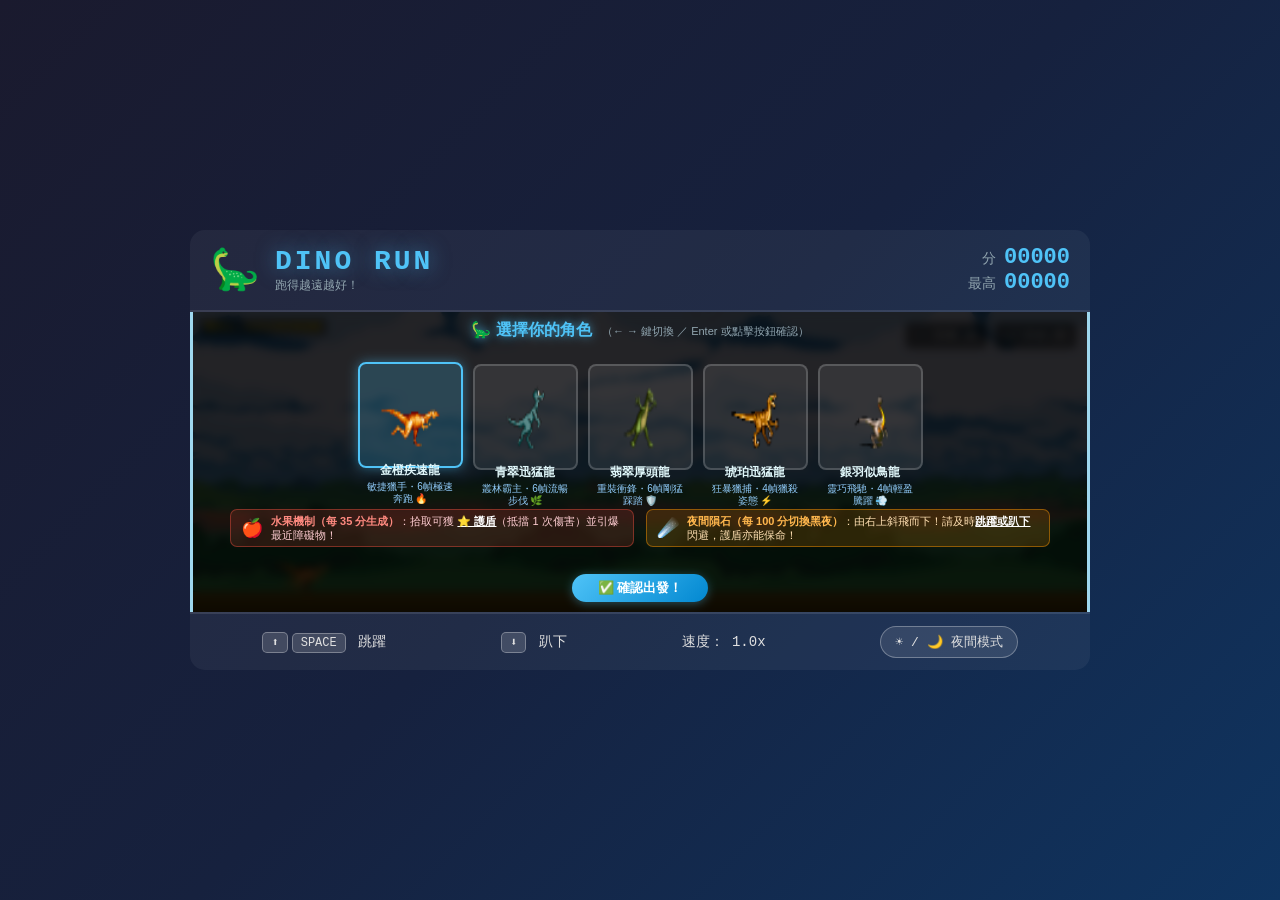
<file: index.html>
<!DOCTYPE html>
<html lang="zh-TW">
<head>
    <meta charset="UTF-8">
    <meta name="viewport" content="width=device-width, initial-scale=1.0">
    <title>DINO RUN - 角色選擇版</title>
    <link rel="stylesheet" href="./css/style.css">
    <style>
        /* ── Game container ─────────────────────────────────────── */
        #game {
            position: relative;
            overflow: hidden;
            background: #87CEEB;
        }
        canvas { display: block; width: 100%; height: 100%; }

        /* ── Top-right audio buttons ─────────────────────────────── */
        #btnBar {
            position: absolute;
            top: 10px; right: 10px;
            z-index: 100;
            display: flex; gap: 6px;
        }
        #btnBar button {
            cursor: pointer;
            padding: 4px 10px;
            background: rgba(0,0,0,0.5);
            color: #fff;
            border: 1px solid rgba(255,255,255,0.3);
            border-radius: 6px;
            font-size: 12px;
            font-family: 'Microsoft JhengHei', '微軟正黑體', Arial, sans-serif;
            transition: background 0.2s;
            white-space: nowrap;
        }
        #btnBar button:hover { background: rgba(0,0,0,0.7); }
        #btnBar button.muted { background: rgba(180,0,0,0.55); }

        /* ── Loading screen ──────────────────────────────────────── */
        #loadingScreen {
            position: absolute; inset: 0;
            background: #1a1a2e;
            color: #fff;
            display: flex; flex-direction: column;
            align-items: center; justify-content: center;
            z-index: 200; gap: 14px;
            font-size: 22px;
            font-family: 'Microsoft JhengHei', '微軟正黑體', Arial, sans-serif;
        }
        .loading-bar-wrap {
            width: 200px; height: 8px;
            background: rgba(255,255,255,0.15);
            border-radius: 4px; overflow: hidden;
        }
        .loading-bar-fill {
            height: 100%; width: 60%;
            background: #4fc3f7; border-radius: 4px;
            animation: loadPulse 1.2s ease-in-out infinite alternate;
        }
        @keyframes loadPulse { from { width: 30%; } to { width: 90%; } }

        /* ── Character Select Screen ─────────────────────────────── */
        #charSelectScreen {
            position: absolute; inset: 0;
            background: rgba(0,0,0,0.85);
            backdrop-filter: blur(4px);
            display: none;
            flex-direction: column;
            align-items: center;
            justify-content: space-between;
            z-index: 150;
            padding: 8px 16px 10px;
            color: #fff;
            font-family: 'Microsoft JhengHei', '微軟正黑體', Arial, sans-serif;
            box-sizing: border-box;
        }
        .char-select-header {
            display: flex;
            align-items: baseline;
            gap: 10px;
        }
        #charSelectScreen h2 {
            font-size: 16px;
            color: #4fc3f7;
            text-shadow: 0 0 10px rgba(79,195,247,0.7);
            margin: 0;
            line-height: 1.2;
        }
        #charSelectScreen .hint {
            font-size: 11px;
            color: #90a4ae;
            margin: 0;
        }
        #charCardsContainer {
            display: flex;
            gap: 10px;
            align-items: stretch;
            justify-content: center;
            max-width: 860px;
            flex-wrap: nowrap;
            margin-bottom: 4px;
        }
        .char-card {
            background: rgba(255,255,255,0.08);
            border: 2px solid rgba(255,255,255,0.18);
            border-radius: 8px;
            padding: 4px 6px 6px;
            cursor: pointer;
            text-align: center;
            width: 105px;
            transition: border-color 0.2s, background 0.2s, transform 0.15s;
            box-sizing: border-box;
        }
        .char-card:hover {
            background: rgba(255,255,255,0.15);
            transform: translateY(-2px);
        }
        .char-card.selected {
            border-color: #4fc3f7;
            background: rgba(79,195,247,0.22);
            box-shadow: 0 0 12px rgba(79,195,247,0.45);
            transform: translateY(-2px);
        }
        .char-name {
            font-size: 12px;
            font-weight: bold;
            color: #e0f7fa;
            margin-top: 2px;
            white-space: nowrap;
        }
        .char-desc {
            font-size: 10px;
            color: #90caf9;
            margin-top: 2px;
            line-height: 1.2;
        }

        /* ── Rules Banner (Fruit & Meteor) ────────────────────────── */
        #rulesBanner {
            display: flex;
            gap: 12px;
            width: 100%;
            max-width: 820px;
            justify-content: center;
            box-sizing: border-box;
            margin-top: 10px;
            margin-bottom: 2px;
        }
        .rule-item {
            flex: 1;
            display: flex;
            align-items: center;
            gap: 8px;
            padding: 4px 10px;
            border-radius: 7px;
            font-size: 11px;
            line-height: 1.3;
            box-sizing: border-box;
        }
        .rule-icon {
            font-size: 18px;
            line-height: 1;
            flex-shrink: 0;
        }
        .rule-item.rule-fruit {
            background: rgba(231, 76, 60, 0.16);
            border: 1px solid rgba(231, 76, 60, 0.45);
            color: #ffcdd2;
        }
        .rule-item.rule-fruit .rule-title {
            color: #ff8a80;
            font-weight: bold;
        }
        .rule-item.rule-meteor {
            background: rgba(255, 152, 0, 0.16);
            border: 1px solid rgba(255, 152, 0, 0.45);
            color: #ffe0b2;
        }
        .rule-item.rule-meteor .rule-title {
            color: #ffb74d;
            font-weight: bold;
        }
        .rule-hl {
            color: #fff;
            font-weight: bold;
            text-decoration: underline;
        }

        /* ── Confirm Button (cleanly positioned, never overlaps cards) ── */
        #confirmCharBtn {
            background: linear-gradient(135deg, #4fc3f7, #0288d1);
            color: #fff;
            border: none;
            padding: 5px 26px;
            font-size: 13px;
            font-weight: bold;
            border-radius: 16px;
            cursor: pointer;
            font-family: 'Microsoft JhengHei', '微軟正黑體', Arial, sans-serif;
            box-shadow: 0 2px 10px rgba(79,195,247,0.35);
            transition: transform 0.15s, box-shadow 0.15s;
        }
        #confirmCharBtn:hover {
            transform: scale(1.05);
            box-shadow: 0 4px 14px rgba(79,195,247,0.55);
        }
    </style>
</head>
<body>
    <div class="container">
        <header class="header">
            <div class="logo">
                <div class="logo-dino">🦕</div>
                <div>
                    <h1>DINO RUN</h1>
                    <p>跑得越遠越好！</p>
                </div>
            </div>
            <div class="score-board">
                分 <span id="score" class="score">00000</span>
                <br>
                最高 <span id="highScore" class="score">00000</span>
            </div>
        </header>

        <main id="game" style="width: 900px; height: 300px;">

            <!-- Loading -->
            <div id="loadingScreen">
                <span>載入資源中…</span>
                <div class="loading-bar-wrap"><div class="loading-bar-fill"></div></div>
            </div>

            <!-- Character Select -->
            <section id="charSelectScreen">
                <div class="char-select-header">
                    <h2>🦕 選擇你的角色</h2>
                    <span class="hint">（← → 鍵切換 ／ Enter 或點擊按鈕確認）</span>
                </div>

                <div id="charCardsContainer"></div>

                <div id="rulesBanner">
                    <div class="rule-item rule-fruit">
                        <span class="rule-icon">🍎</span>
                        <div class="rule-text">
                            <span class="rule-title">水果機制（每 35 分生成）</span>：拾取可獲 <span class="rule-hl">⭐ 護盾</span>（抵擋 1 次傷害）並引爆最近障礙物！
                        </div>
                    </div>
                    <div class="rule-item rule-meteor">
                        <span class="rule-icon">☄️</span>
                        <div class="rule-text">
                            <span class="rule-title">夜間隕石（每 100 分切換黑夜）</span>：由右上斜飛而下！請及時<span class="rule-hl">跳躍或趴下</span>閃避，護盾亦能保命！
                        </div>
                    </div>
                </div>

                <button id="confirmCharBtn">✅ 確認出發！</button>
            </section>

            <!-- Top-right audio controls -->
            <div id="btnBar">
                <button id="musicBtn">🎵 音樂: 開</button>
                <button id="sfxBtn">🔊 音效: 開</button>
            </div>

            <!-- Canvas -->
            <canvas id="gameCanvas" width="900" height="300"></canvas>

            <!-- Start screen -->
            <section id="startScreen" style="display:none;">
                <div class="start-content">
                    <h2>🦕 DINO RUN</h2>
                    <p>準備好開始了嗎？</p>
                    <div class="start-key">⬆ SPACE 開始遊戲</div>
                </div>
            </section>

            <!-- Game Over -->
            <section id="gameOver" style="display:none;">
                <h2>GAME OVER</h2>
                <p>分數：<span id="finalScore">00000</span></p>
                <button id="restartBtn">🔄 重新選擇角色</button>
                <p style="margin-top:12px; font-size:14px;">⬆ SPACE 也可以返回選角</p>
            </section>

        </main>

        <footer class="controls">
            <div><span class="key">⬆</span><span class="key">SPACE</span> 跳躍</div>
            <div><span class="key">⬇</span> 趴下</div>
            <div>速度：<span id="speedText">1.0x</span></div>
            <button class="mode-btn" id="nightModeBtn">☀ / 🌙 夜間模式</button>
        </footer>
    </div>

    <script type="module" src="./js/main.js?v=15"></script>
</body>
</html>
</file>
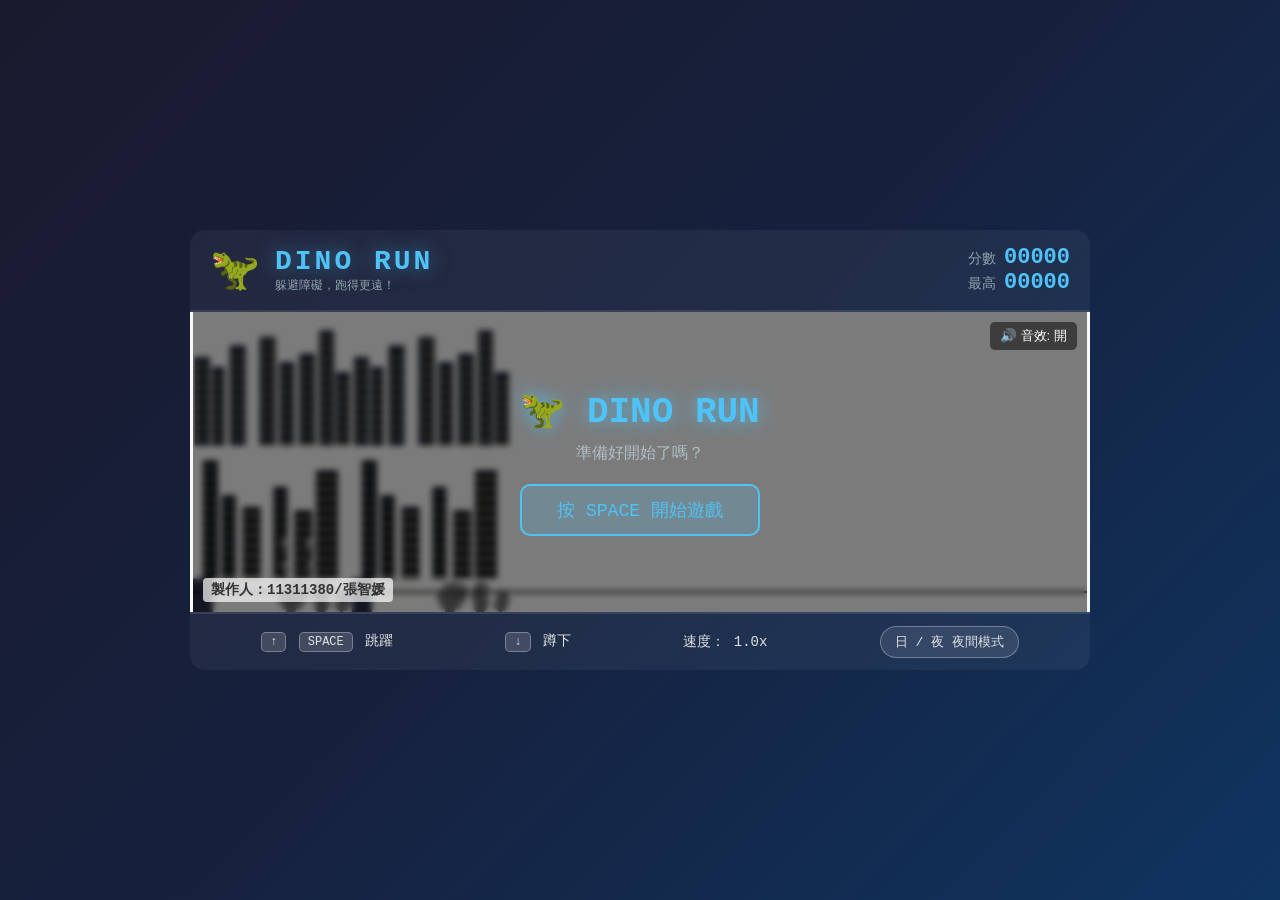
<file: v2/index.html>
﻿<!DOCTYPE html>
<html lang="zh-TW">
<head>
    <meta charset="UTF-8">
    <meta name="viewport" content="width=device-width, initial-scale=1.0">
    <title>DINO RUN - Canvas Upgrade</title>
    <link rel="stylesheet" href="./css/style.css">
    <style>
        /* Add minimal canvas styling while keeping original layout */
        #game { position: relative; overflow: hidden; background: #f7f7f7; }
        canvas { display: block; width: 100%; height: 100%; }
        #muteBtn { position: absolute; top: 10px; right: 10px; z-index: 100; cursor: pointer; padding: 5px 10px; background: rgba(0,0,0,0.5); color: white; border-radius: 5px; border: none; }
        .producer-tag { position: absolute; bottom: 10px; left: 10px; font-size: 14px; font-weight: bold; color: #333; z-index: 100; background: rgba(255,255,255,0.7); padding: 3px 8px; border-radius: 4px; }
        #loadingScreen { position: absolute; top: 0; left: 0; width: 100%; height: 100%; background: #333; color: #fff; display: flex; align-items: center; justify-content: center; z-index: 200; font-size: 24px; }
    </style>
</head>
<body>
    <div class="container">
        <header class="header">
            <div class="logo">
                <div class="logo-dino">🦖</div>
                <div>
                    <h1>DINO RUN</h1>
                    <p>躲避障礙，跑得更遠！</p>
                </div>
            </div>
            <div class="score-board">
                分數 <span id="score" class="score">00000</span>
                <br>
                最高 <span id="highScore" class="score">00000</span>
            </div>
        </header>

        <main id="game" style="width: 900px; height: 300px;">
            <div id="loadingScreen">載入資源中...</div>
            <button id="muteBtn">🔊 音效: 開</button>
            <div class="producer-tag">製作人：11311380/張智媛</div>
            <canvas id="gameCanvas" width="900" height="300"></canvas>
            
            <section id="startScreen" style="display:none;">
                <div class="start-content">
                    <h2>🦖 DINO RUN</h2>
                    <p>準備好開始了嗎？</p>
                    <div class="start-key">按 SPACE 開始遊戲</div>
                </div>
            </section>

            <section id="gameOver" style="display:none;">
                <h2>GAME OVER</h2>
                <p>分數：<span id="finalScore">00000</span></p>
                <button id="restartBtn">🔄 重新開始</button>
                <p style="margin-top: 15px; font-size: 16px;">按 SPACE 也可以重新開始</p>
            </section>
        </main>

        <footer class="controls">
            <div>
                <span class="key">↑</span>
                <span class="key">SPACE</span>
                跳躍
            </div>
            <div>
                <span class="key">↓</span>
                蹲下
            </div>
            <div>
                速度：<span id="speedText">1.0x</span>
            </div>
            <button class="mode-btn" id="nightModeBtn">
                日 / 夜 夜間模式
            </button>
        </footer>
    </div>
    <script type="module" src="./js/main.js?v=3"></script>
</body>
</html>
</file>
<file: css/style.css>
/* =============================================
   style.css — DINO RUN 全域樣式
   畫面置中排版、畫布外觀、夜間模式
   ============================================= */

/* ---------- Reset & Base ---------- */
* {
    margin: 0;
    padding: 0;
    box-sizing: border-box;
}

body {
    font-family: 'Courier New', Courier, monospace;
    background: linear-gradient(135deg, #1a1a2e 0%, #16213e 50%, #0f3460 100%);
    min-height: 100vh;
    display: flex;
    align-items: center;
    justify-content: center;
    color: #e0e0e0;
}

/* ---------- Container ---------- */
.container {
    width: 900px;
    max-width: 98vw;
}

/* ---------- Header ---------- */
.header {
    display: flex;
    align-items: center;
    justify-content: space-between;
    padding: 15px 20px;
    background: rgba(255, 255, 255, 0.05);
    border-radius: 15px 15px 0 0;
    border-bottom: 2px solid rgba(255, 255, 255, 0.1);
}

.logo {
    display: flex;
    align-items: center;
    gap: 15px;
}

.logo-dino {
    font-size: 40px;
    animation: bounce 1s infinite;
}

.logo h1 {
    font-size: 28px;
    color: #4fc3f7;
    text-shadow: 0 0 20px rgba(79, 195, 247, 0.5);
    letter-spacing: 3px;
}

.logo p {
    font-size: 12px;
    color: #90a4ae;
}

.score-board {
    text-align: right;
    font-size: 14px;
    color: #90a4ae;
}

.score {
    font-size: 22px;
    color: #4fc3f7;
    font-weight: bold;
    display: inline-block;
    min-width: 60px;
}

/* ---------- Game Stage ---------- */
#game {
    position: relative;
    width: 100%;
    height: 300px;
    background: linear-gradient(to bottom, #87CEEB 0%, #b0e0f5 60%, #c8f0a0 60%, #90EE90 100%);
    overflow: hidden;
    border-left: 3px solid rgba(255, 255, 255, 0.2);
    border-right: 3px solid rgba(255, 255, 255, 0.2);
    transition: background 0.5s ease;
}

/* Night mode for game stage */
#game.night {
    background: linear-gradient(to bottom, #0a0a2e 0%, #1a1a4e 60%, #2d4a1e 60%, #1a3a0a 100%);
}

/* ---------- Background Decorations ---------- */
.sun {
    position: absolute;
    width: 60px;
    height: 60px;
    background: radial-gradient(circle, #FFD700, #FFA500);
    border-radius: 50%;
    top: 20px;
    right: 80px;
    box-shadow: 0 0 30px rgba(255, 200, 0, 0.6);
    transition: background 0.5s ease, box-shadow 0.5s ease;
}

.night .sun {
    background: radial-gradient(circle, #f0f0f0, #d0d0d0);
    box-shadow: 0 0 20px rgba(220, 220, 255, 0.5);
}

.stars {
    position: absolute;
    width: 100%;
    height: 60%;
    opacity: 0;
    transition: opacity 0.5s ease;
}

.night .stars {
    opacity: 1;
}

.star {
    position: absolute;
    width: 3px;
    height: 3px;
    background: white;
    border-radius: 50%;
    animation: twinkle 2s infinite alternate;
}

.star:nth-child(2n) { animation-delay: 0.5s; }
.star:nth-child(3n) { animation-delay: 1s; }

/* Clouds */
.cloud {
    position: absolute;
    background: white;
    border-radius: 50px;
    opacity: 0.7;
}

.cloud::before,
.cloud::after {
    content: '';
    position: absolute;
    background: white;
    border-radius: 50%;
}

.cloud1 {
    width: 80px;
    height: 25px;
    top: 40px;
    left: 15%;
    animation: cloudMove 20s linear infinite;
}

.cloud1::before {
    width: 35px;
    height: 35px;
    top: -15px;
    left: 15px;
}

.cloud1::after {
    width: 25px;
    height: 25px;
    top: -10px;
    left: 35px;
}

.cloud2 {
    width: 60px;
    height: 20px;
    top: 60px;
    left: 55%;
    animation: cloudMove 25s linear infinite 5s;
}

.cloud2::before {
    width: 28px;
    height: 28px;
    top: -12px;
    left: 10px;
}

.cloud2::after {
    width: 20px;
    height: 20px;
    top: -8px;
    left: 28px;
}

/* ---------- Ground ---------- */
.ground {
    position: absolute;
    bottom: 0;
    width: 100%;
    height: 10px;
    background: repeating-linear-gradient(
        90deg,
        #8B6914 0px,
        #8B6914 30px,
        #6B4F14 30px,
        #6B4F14 60px
    );
}

/* ---------- Dino ---------- */
#dino {
    position: absolute;
    bottom: 10px;
    left: 80px;
    width: 50px;
    height: 60px;
    background: linear-gradient(145deg, #2ecc71, #27ae60);
    border-radius: 8px 8px 4px 4px;
    transition: background 0.3s;
}

#dino.ducking {
    height: 35px;
    width: 70px;
    border-radius: 4px;
}

#dino.dead {
    background: linear-gradient(145deg, #e74c3c, #c0392b);
    animation: deathShake 0.3s ease;
}

.eye {
    position: absolute;
    width: 10px;
    height: 10px;
    background: #fff;
    border-radius: 50%;
    top: 10px;
    right: 8px;
    box-shadow: 0 0 5px rgba(255, 255, 255, 0.8);
}

.eye::after {
    content: '';
    position: absolute;
    width: 5px;
    height: 5px;
    background: #1a1a1a;
    border-radius: 50%;
    top: 2px;
    left: 2px;
}

.leg {
    position: absolute;
    width: 10px;
    height: 18px;
    background: #27ae60;
    border-radius: 3px;
    bottom: -18px;
}

.leg1 {
    left: 10px;
    animation: runLeg1 0.3s steps(1) infinite;
}

.leg2 {
    left: 28px;
    animation: runLeg2 0.3s steps(1) infinite;
}

#dino.jumping .leg1,
#dino.jumping .leg2 {
    animation: none;
    transform: none;
}

#dino.ducking .leg1,
#dino.ducking .leg2 {
    bottom: -12px;
    height: 12px;
}

/* ---------- Obstacles ---------- */
.obstacle {
    position: absolute;
    bottom: 10px;
    background: linear-gradient(145deg, #e74c3c, #c0392b);
    border-radius: 4px;
    box-shadow: 0 4px 15px rgba(231, 76, 60, 0.4);
}

.obstacle-cactus {
    width: 25px;
}

.obstacle-double {
    width: 45px;
}

.obstacle-flying {
    bottom: 80px;
    background: linear-gradient(145deg, #9b59b6, #8e44ad);
    box-shadow: 0 4px 15px rgba(155, 89, 182, 0.4);
    border-radius: 50% 50% 20% 20%;
}

/* ---------- Start Screen ---------- */
#startScreen {
    position: absolute;
    inset: 0;
    display: flex;
    align-items: center;
    justify-content: center;
    background: rgba(0, 0, 0, 0.5);
    backdrop-filter: blur(3px);
    z-index: 10;
    border-radius: 0;
}

.start-content {
    text-align: center;
    color: white;
}

.start-content h2 {
    font-size: 36px;
    margin-bottom: 10px;
    text-shadow: 0 0 20px rgba(79, 195, 247, 0.8);
    color: #4fc3f7;
}

.start-content p {
    font-size: 16px;
    margin-bottom: 20px;
    color: #b0bec5;
}

.start-key {
    background: rgba(79, 195, 247, 0.2);
    border: 2px solid #4fc3f7;
    border-radius: 10px;
    padding: 12px 24px;
    font-size: 18px;
    color: #4fc3f7;
    animation: pulse 1.5s infinite;
}

/* ---------- Game Over Screen ---------- */
#gameOver {
    position: absolute;
    inset: 0;
    display: none;
    flex-direction: column;
    align-items: center;
    justify-content: center;
    background: rgba(0, 0, 0, 0.7);
    backdrop-filter: blur(3px);
    z-index: 10;
    color: white;
    text-align: center;
}

#gameOver h2 {
    font-size: 42px;
    color: #e74c3c;
    text-shadow: 0 0 20px rgba(231, 76, 60, 0.8);
    margin-bottom: 15px;
    animation: pulse 0.8s infinite;
}

#gameOver p {
    font-size: 20px;
    margin-bottom: 15px;
    color: #ecf0f1;
}

#gameOver button {
    background: linear-gradient(135deg, #4fc3f7, #0288d1);
    color: white;
    border: none;
    padding: 12px 30px;
    font-size: 18px;
    border-radius: 25px;
    cursor: pointer;
    font-family: 'Courier New', Courier, monospace;
    transition: transform 0.2s, box-shadow 0.2s;
}

#gameOver button:hover {
    transform: scale(1.05);
    box-shadow: 0 5px 20px rgba(79, 195, 247, 0.5);
}

/* ---------- Controls Footer ---------- */
.controls {
    display: flex;
    align-items: center;
    justify-content: space-around;
    padding: 12px 20px;
    background: rgba(255, 255, 255, 0.05);
    border-radius: 0 0 15px 15px;
    border-top: 2px solid rgba(255, 255, 255, 0.1);
    font-size: 14px;
    flex-wrap: wrap;
    gap: 10px;
}

.key {
    display: inline-block;
    background: rgba(255, 255, 255, 0.15);
    border: 1px solid rgba(255, 255, 255, 0.3);
    border-radius: 5px;
    padding: 2px 8px;
    font-size: 12px;
    margin-right: 4px;
    font-family: 'Courier New', Courier, monospace;
}

.mode-btn {
    background: rgba(255, 255, 255, 0.1);
    border: 1px solid rgba(255, 255, 255, 0.3);
    color: #e0e0e0;
    padding: 6px 14px;
    border-radius: 20px;
    cursor: pointer;
    font-family: 'Courier New', Courier, monospace;
    font-size: 13px;
    transition: background 0.2s;
}

.mode-btn:hover {
    background: rgba(255, 255, 255, 0.2);
}

/* ---------- Animations ---------- */
@keyframes bounce {
    0%, 100% { transform: translateY(0); }
    50%       { transform: translateY(-5px); }
}

@keyframes cloudMove {
    from { transform: translateX(0); }
    to   { transform: translateX(-1200px); }
}

@keyframes twinkle {
    from { opacity: 0.3; transform: scale(0.8); }
    to   { opacity: 1;   transform: scale(1.2); }
}

@keyframes pulse {
    0%, 100% { opacity: 1; }
    50%       { opacity: 0.6; }
}

@keyframes runLeg1 {
    0%  { transform: translateY(0); }
    50% { transform: translateY(8px); }
}

@keyframes runLeg2 {
    0%  { transform: translateY(8px); }
    50% { transform: translateY(0); }
}

@keyframes deathShake {
    0%, 100% { transform: translateX(0); }
    25%       { transform: translateX(-5px) rotate(-5deg); }
    75%       { transform: translateX(5px) rotate(5deg); }
}
</file>
<file: v2/css/style.css>
/* =============================================
   style.css — DINO RUN 全域樣式
   畫面置中排版、畫布外觀、夜間模式
   ============================================= */

/* ---------- Reset & Base ---------- */
* {
    margin: 0;
    padding: 0;
    box-sizing: border-box;
}

body {
    font-family: 'Courier New', Courier, monospace;
    background: linear-gradient(135deg, #1a1a2e 0%, #16213e 50%, #0f3460 100%);
    min-height: 100vh;
    display: flex;
    align-items: center;
    justify-content: center;
    color: #e0e0e0;
}

/* ---------- Container ---------- */
.container {
    width: 900px;
    max-width: 98vw;
}

/* ---------- Header ---------- */
.header {
    display: flex;
    align-items: center;
    justify-content: space-between;
    padding: 15px 20px;
    background: rgba(255, 255, 255, 0.05);
    border-radius: 15px 15px 0 0;
    border-bottom: 2px solid rgba(255, 255, 255, 0.1);
}

.logo {
    display: flex;
    align-items: center;
    gap: 15px;
}

.logo-dino {
    font-size: 40px;
    animation: bounce 1s infinite;
}

.logo h1 {
    font-size: 28px;
    color: #4fc3f7;
    text-shadow: 0 0 20px rgba(79, 195, 247, 0.5);
    letter-spacing: 3px;
}

.logo p {
    font-size: 12px;
    color: #90a4ae;
}

.score-board {
    text-align: right;
    font-size: 14px;
    color: #90a4ae;
}

.score {
    font-size: 22px;
    color: #4fc3f7;
    font-weight: bold;
    display: inline-block;
    min-width: 60px;
}

/* ---------- Game Stage ---------- */
#game {
    position: relative;
    width: 100%;
    height: 300px;
    background: linear-gradient(to bottom, #87CEEB 0%, #b0e0f5 60%, #c8f0a0 60%, #90EE90 100%);
    overflow: hidden;
    border-left: 3px solid rgba(255, 255, 255, 0.2);
    border-right: 3px solid rgba(255, 255, 255, 0.2);
    transition: background 0.5s ease;
}

/* Night mode for game stage */
#game.night {
    background: linear-gradient(to bottom, #0a0a2e 0%, #1a1a4e 60%, #2d4a1e 60%, #1a3a0a 100%);
}

/* ---------- Background Decorations ---------- */
.sun {
    position: absolute;
    width: 60px;
    height: 60px;
    background: radial-gradient(circle, #FFD700, #FFA500);
    border-radius: 50%;
    top: 20px;
    right: 80px;
    box-shadow: 0 0 30px rgba(255, 200, 0, 0.6);
    transition: background 0.5s ease, box-shadow 0.5s ease;
}

.night .sun {
    background: radial-gradient(circle, #f0f0f0, #d0d0d0);
    box-shadow: 0 0 20px rgba(220, 220, 255, 0.5);
}

.stars {
    position: absolute;
    width: 100%;
    height: 60%;
    opacity: 0;
    transition: opacity 0.5s ease;
}

.night .stars {
    opacity: 1;
}

.star {
    position: absolute;
    width: 3px;
    height: 3px;
    background: white;
    border-radius: 50%;
    animation: twinkle 2s infinite alternate;
}

.star:nth-child(2n) { animation-delay: 0.5s; }
.star:nth-child(3n) { animation-delay: 1s; }

/* Clouds */
.cloud {
    position: absolute;
    background: white;
    border-radius: 50px;
    opacity: 0.7;
}

.cloud::before,
.cloud::after {
    content: '';
    position: absolute;
    background: white;
    border-radius: 50%;
}

.cloud1 {
    width: 80px;
    height: 25px;
    top: 40px;
    left: 15%;
    animation: cloudMove 20s linear infinite;
}

.cloud1::before {
    width: 35px;
    height: 35px;
    top: -15px;
    left: 15px;
}

.cloud1::after {
    width: 25px;
    height: 25px;
    top: -10px;
    left: 35px;
}

.cloud2 {
    width: 60px;
    height: 20px;
    top: 60px;
    left: 55%;
    animation: cloudMove 25s linear infinite 5s;
}

.cloud2::before {
    width: 28px;
    height: 28px;
    top: -12px;
    left: 10px;
}

.cloud2::after {
    width: 20px;
    height: 20px;
    top: -8px;
    left: 28px;
}

/* ---------- Ground ---------- */
.ground {
    position: absolute;
    bottom: 0;
    width: 100%;
    height: 10px;
    background: repeating-linear-gradient(
        90deg,
        #8B6914 0px,
        #8B6914 30px,
        #6B4F14 30px,
        #6B4F14 60px
    );
}

/* ---------- Dino ---------- */
#dino {
    position: absolute;
    bottom: 10px;
    left: 80px;
    width: 50px;
    height: 60px;
    background: linear-gradient(145deg, #2ecc71, #27ae60);
    border-radius: 8px 8px 4px 4px;
    transition: background 0.3s;
}

#dino.ducking {
    height: 35px;
    width: 70px;
    border-radius: 4px;
}

#dino.dead {
    background: linear-gradient(145deg, #e74c3c, #c0392b);
    animation: deathShake 0.3s ease;
}

.eye {
    position: absolute;
    width: 10px;
    height: 10px;
    background: #fff;
    border-radius: 50%;
    top: 10px;
    right: 8px;
    box-shadow: 0 0 5px rgba(255, 255, 255, 0.8);
}

.eye::after {
    content: '';
    position: absolute;
    width: 5px;
    height: 5px;
    background: #1a1a1a;
    border-radius: 50%;
    top: 2px;
    left: 2px;
}

.leg {
    position: absolute;
    width: 10px;
    height: 18px;
    background: #27ae60;
    border-radius: 3px;
    bottom: -18px;
}

.leg1 {
    left: 10px;
    animation: runLeg1 0.3s steps(1) infinite;
}

.leg2 {
    left: 28px;
    animation: runLeg2 0.3s steps(1) infinite;
}

#dino.jumping .leg1,
#dino.jumping .leg2 {
    animation: none;
    transform: none;
}

#dino.ducking .leg1,
#dino.ducking .leg2 {
    bottom: -12px;
    height: 12px;
}

/* ---------- Obstacles ---------- */
.obstacle {
    position: absolute;
    bottom: 10px;
    background: linear-gradient(145deg, #e74c3c, #c0392b);
    border-radius: 4px;
    box-shadow: 0 4px 15px rgba(231, 76, 60, 0.4);
}

.obstacle-cactus {
    width: 25px;
}

.obstacle-double {
    width: 45px;
}

.obstacle-flying {
    bottom: 80px;
    background: linear-gradient(145deg, #9b59b6, #8e44ad);
    box-shadow: 0 4px 15px rgba(155, 89, 182, 0.4);
    border-radius: 50% 50% 20% 20%;
}

/* ---------- Start Screen ---------- */
#startScreen {
    position: absolute;
    inset: 0;
    display: flex;
    align-items: center;
    justify-content: center;
    background: rgba(0, 0, 0, 0.5);
    backdrop-filter: blur(3px);
    z-index: 10;
    border-radius: 0;
}

.start-content {
    text-align: center;
    color: white;
}

.start-content h2 {
    font-size: 36px;
    margin-bottom: 10px;
    text-shadow: 0 0 20px rgba(79, 195, 247, 0.8);
    color: #4fc3f7;
}

.start-content p {
    font-size: 16px;
    margin-bottom: 20px;
    color: #b0bec5;
}

.start-key {
    background: rgba(79, 195, 247, 0.2);
    border: 2px solid #4fc3f7;
    border-radius: 10px;
    padding: 12px 24px;
    font-size: 18px;
    color: #4fc3f7;
    animation: pulse 1.5s infinite;
}

/* ---------- Game Over Screen ---------- */
#gameOver {
    position: absolute;
    inset: 0;
    display: none;
    flex-direction: column;
    align-items: center;
    justify-content: center;
    background: rgba(0, 0, 0, 0.7);
    backdrop-filter: blur(3px);
    z-index: 10;
    color: white;
    text-align: center;
}

#gameOver h2 {
    font-size: 42px;
    color: #e74c3c;
    text-shadow: 0 0 20px rgba(231, 76, 60, 0.8);
    margin-bottom: 15px;
    animation: pulse 0.8s infinite;
}

#gameOver p {
    font-size: 20px;
    margin-bottom: 15px;
    color: #ecf0f1;
}

#gameOver button {
    background: linear-gradient(135deg, #4fc3f7, #0288d1);
    color: white;
    border: none;
    padding: 12px 30px;
    font-size: 18px;
    border-radius: 25px;
    cursor: pointer;
    font-family: 'Courier New', Courier, monospace;
    transition: transform 0.2s, box-shadow 0.2s;
}

#gameOver button:hover {
    transform: scale(1.05);
    box-shadow: 0 5px 20px rgba(79, 195, 247, 0.5);
}

/* ---------- Controls Footer ---------- */
.controls {
    display: flex;
    align-items: center;
    justify-content: space-around;
    padding: 12px 20px;
    background: rgba(255, 255, 255, 0.05);
    border-radius: 0 0 15px 15px;
    border-top: 2px solid rgba(255, 255, 255, 0.1);
    font-size: 14px;
    flex-wrap: wrap;
    gap: 10px;
}

.key {
    display: inline-block;
    background: rgba(255, 255, 255, 0.15);
    border: 1px solid rgba(255, 255, 255, 0.3);
    border-radius: 5px;
    padding: 2px 8px;
    font-size: 12px;
    margin-right: 4px;
    font-family: 'Courier New', Courier, monospace;
}

.mode-btn {
    background: rgba(255, 255, 255, 0.1);
    border: 1px solid rgba(255, 255, 255, 0.3);
    color: #e0e0e0;
    padding: 6px 14px;
    border-radius: 20px;
    cursor: pointer;
    font-family: 'Courier New', Courier, monospace;
    font-size: 13px;
    transition: background 0.2s;
}

.mode-btn:hover {
    background: rgba(255, 255, 255, 0.2);
}

/* ---------- Animations ---------- */
@keyframes bounce {
    0%, 100% { transform: translateY(0); }
    50%       { transform: translateY(-5px); }
}

@keyframes cloudMove {
    from { transform: translateX(0); }
    to   { transform: translateX(-1200px); }
}

@keyframes twinkle {
    from { opacity: 0.3; transform: scale(0.8); }
    to   { opacity: 1;   transform: scale(1.2); }
}

@keyframes pulse {
    0%, 100% { opacity: 1; }
    50%       { opacity: 0.6; }
}

@keyframes runLeg1 {
    0%  { transform: translateY(0); }
    50% { transform: translateY(8px); }
}

@keyframes runLeg2 {
    0%  { transform: translateY(8px); }
    50% { transform: translateY(0); }
}

@keyframes deathShake {
    0%, 100% { transform: translateX(0); }
    25%       { transform: translateX(-5px) rotate(-5deg); }
    75%       { transform: translateX(5px) rotate(5deg); }
}
</file>
